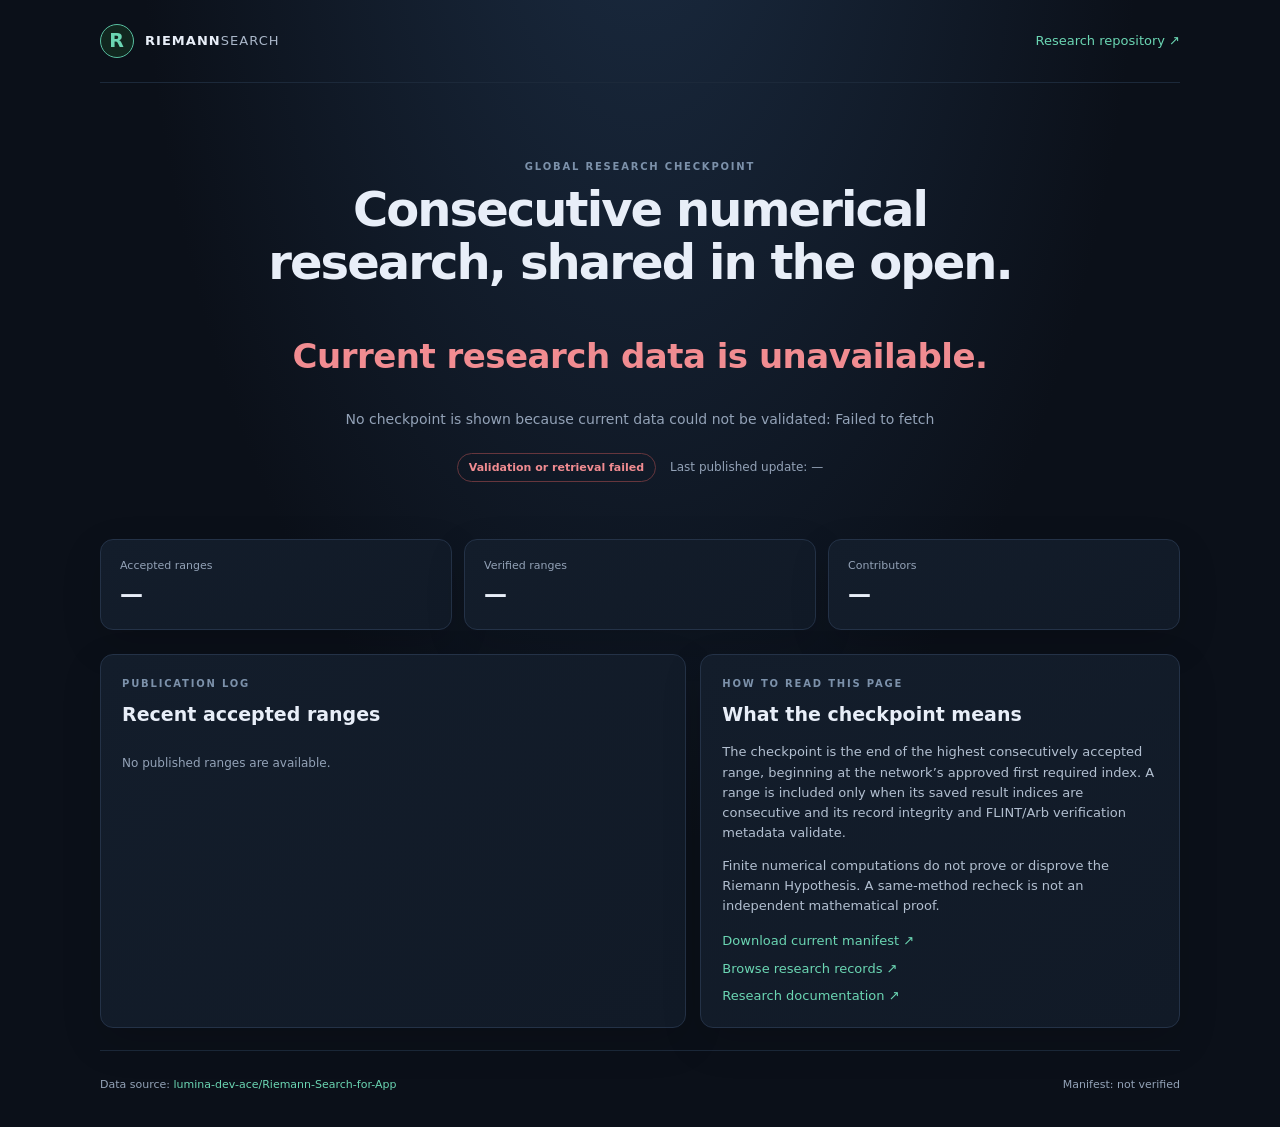
<file: progress/index.html>
<!doctype html>
<html lang="en">
<head>
  <meta charset="utf-8">
  <meta name="viewport" content="width=device-width, initial-scale=1">
  <meta name="theme-color" content="#101722">
  <meta name="description" content="Inspect the public, consecutively validated RiemannSearch research checkpoint and published numerical ranges.">
  <title>RiemannSearch · Global Research Progress</title>
  <link rel="stylesheet" href="./styles.css">
  <script src="./app.js" defer></script>
</head>
<body>
  <main class="shell">
    <header class="masthead">
      <a class="brand" href="./" aria-label="RiemannSearch global research progress home">
        <span class="brand-mark" aria-hidden="true">R</span>
        <span>RIEMANN<span class="brand-light">SEARCH</span></span>
      </a>
      <a class="repo-link" href="https://github.com/lumina-dev-ace/Riemann-Search-for-App" rel="noreferrer">Research repository ↗</a>
    </header>

    <section class="hero" aria-labelledby="page-title">
      <p class="eyebrow">GLOBAL RESEARCH CHECKPOINT</p>
      <h1 id="page-title">Consecutive numerical research, shared in the open.</h1>
      <div id="checkpoint" class="checkpoint" aria-live="polite">Loading validated research data…</div>
      <p id="checkpoint-explanation" class="explanation">The checkpoint appears only after the repository manifest and its referenced records pass integrity and sequence checks.</p>
      <div class="status-row">
        <span id="network-status" class="status status-loading">Checking repository</span>
        <span id="last-updated" class="meta">Last published update: —</span>
      </div>
    </section>

    <section class="metrics" aria-label="Validated research statistics">
      <article class="metric"><span>Accepted ranges</span><strong id="range-count">—</strong></article>
      <article class="metric"><span>Verified ranges</span><strong id="verified-count">—</strong></article>
      <article class="metric"><span>Contributors</span><strong id="contributor-count">—</strong></article>
    </section>

    <section class="grid">
      <article class="card">
        <div class="card-heading"><div><p class="eyebrow">PUBLICATION LOG</p><h2>Recent accepted ranges</h2></div></div>
        <p id="history-empty" class="muted">No published ranges are available.</p>
        <ol id="history-list" class="history" aria-live="polite"></ol>
      </article>
      <article class="card about-card">
        <p class="eyebrow">HOW TO READ THIS PAGE</p>
        <h2>What the checkpoint means</h2>
        <p>The checkpoint is the end of the highest consecutively accepted range, beginning at the network’s approved first required index. A range is included only when its saved result indices are consecutive and its record integrity and FLINT/Arb verification metadata validate.</p>
        <p>Finite numerical computations do not prove or disprove the Riemann Hypothesis. A same-method recheck is not an independent mathematical proof.</p>
        <div class="downloads">
          <a href="https://raw.githubusercontent.com/lumina-dev-ace/Riemann-Search-for-App/main/data/global_manifest.json" rel="noreferrer">Download current manifest ↗</a>
          <a href="https://github.com/lumina-dev-ace/Riemann-Search-for-App/tree/main/data/ranges" rel="noreferrer">Browse research records ↗</a>
          <a href="https://github.com/lumina-dev-ace/Riemann-Search-for-App/tree/main/docs" rel="noreferrer">Research documentation ↗</a>
        </div>
      </article>
    </section>

    <footer><span>Data source: <a href="https://github.com/lumina-dev-ace/Riemann-Search-for-App">lumina-dev-ace/Riemann-Search-for-App</a></span><span id="source-commit">Manifest commit: —</span></footer>
  </main>
</body>
</html>
</file>
<file: progress/styles.css>
:root{color-scheme:dark;--bg:#0b1019;--panel:#111a27;--line:#243247;--text:#e8eef8;--muted:#93a2b7;--mint:#6bd6b3;--amber:#efc27a;--red:#f18c91}
*{box-sizing:border-box}
body{margin:0;background:radial-gradient(ellipse at 50% -20%,#1b2c42 0%,var(--bg) 56%);color:var(--text);font:16px/1.55 "Segoe UI",system-ui,sans-serif}
a{color:var(--mint);text-decoration:none}a:hover{text-decoration:underline}
.shell{width:min(1080px,calc(100% - 36px));margin:0 auto}
.masthead{display:flex;align-items:center;justify-content:space-between;padding:24px 0;border-bottom:1px solid #1c293a;font-size:13px;font-weight:700;letter-spacing:.08em}
.brand{display:flex;align-items:center;gap:11px;color:var(--text)}.brand-mark{display:grid;place-items:center;width:34px;height:34px;border:1px solid #58bea0;border-radius:50%;background:#11271f;color:var(--mint);font-size:19px}.brand-light{font-weight:400;color:#aab7c9}
.repo-link{font-weight:500;letter-spacing:0}
.hero{padding:76px 0 42px;text-align:center}.eyebrow{margin:0 0 8px;color:#7c91aa;font-size:10px;font-weight:800;letter-spacing:.18em}.hero h1{max-width:780px;margin:0 auto 25px;font-size:clamp(28px,5vw,48px);line-height:1.12;letter-spacing:-.04em}
.checkpoint{min-height:82px;display:flex;align-items:center;justify-content:center;color:var(--mint);font-size:clamp(30px,8vw,70px);font-weight:700;letter-spacing:-.045em;font-variant-numeric:tabular-nums;overflow-wrap:anywhere}.checkpoint.waiting{font-size:clamp(23px,4vw,38px);letter-spacing:-.02em;color:var(--amber)}.checkpoint.error{font-size:clamp(22px,4vw,34px);letter-spacing:-.015em;color:var(--red)}
.explanation{max-width:700px;margin:12px auto;color:var(--muted);font-size:14px}.status-row{display:flex;justify-content:center;align-items:center;gap:14px;flex-wrap:wrap;margin-top:22px}.status{border:1px solid var(--line);border-radius:999px;padding:5px 11px;font-size:11px;font-weight:700}.status-live{border-color:#27634f;color:var(--mint)}.status-waiting{border-color:#66502e;color:var(--amber)}.status-error{border-color:#66363d;color:var(--red)}.status-loading{color:var(--muted)}.meta,.muted{color:var(--muted);font-size:12px}
.metrics{display:grid;grid-template-columns:repeat(3,1fr);gap:12px;margin:15px 0 24px}.metric,.card{border:1px solid var(--line);border-radius:13px;background:linear-gradient(145deg,#131d2b,var(--panel));box-shadow:0 14px 40px #0002}.metric{padding:17px 19px}.metric span{display:block;color:var(--muted);font-size:11px}.metric strong{display:block;margin-top:3px;font-size:23px;font-variant-numeric:tabular-nums}
.grid{display:grid;grid-template-columns:1.1fr .9fr;gap:14px}.card{padding:21px}.card-heading{display:flex;justify-content:space-between}.card h2{margin:0 0 13px;font-size:19px}.history{list-style:none;padding:0;margin:0}.history li{display:flex;gap:16px;justify-content:space-between;padding:12px 0;border-top:1px solid #202d3d}.history strong{font-variant-numeric:tabular-nums}.history small{color:var(--muted);white-space:nowrap}.about-card p:not(.eyebrow){color:#b2bfd0;font-size:13px}.downloads{display:flex;flex-direction:column;gap:7px;margin-top:15px;font-size:13px}
footer{display:flex;justify-content:space-between;gap:10px;flex-wrap:wrap;padding:25px 0 34px;margin-top:22px;border-top:1px solid #1c293a;color:var(--muted);font-size:11px}
@media(max-width:700px){.hero{padding-top:54px}.metrics{grid-template-columns:1fr}.grid{grid-template-columns:1fr}.metric{padding:13px 15px}.metric strong{font-size:20px}}
</file>
